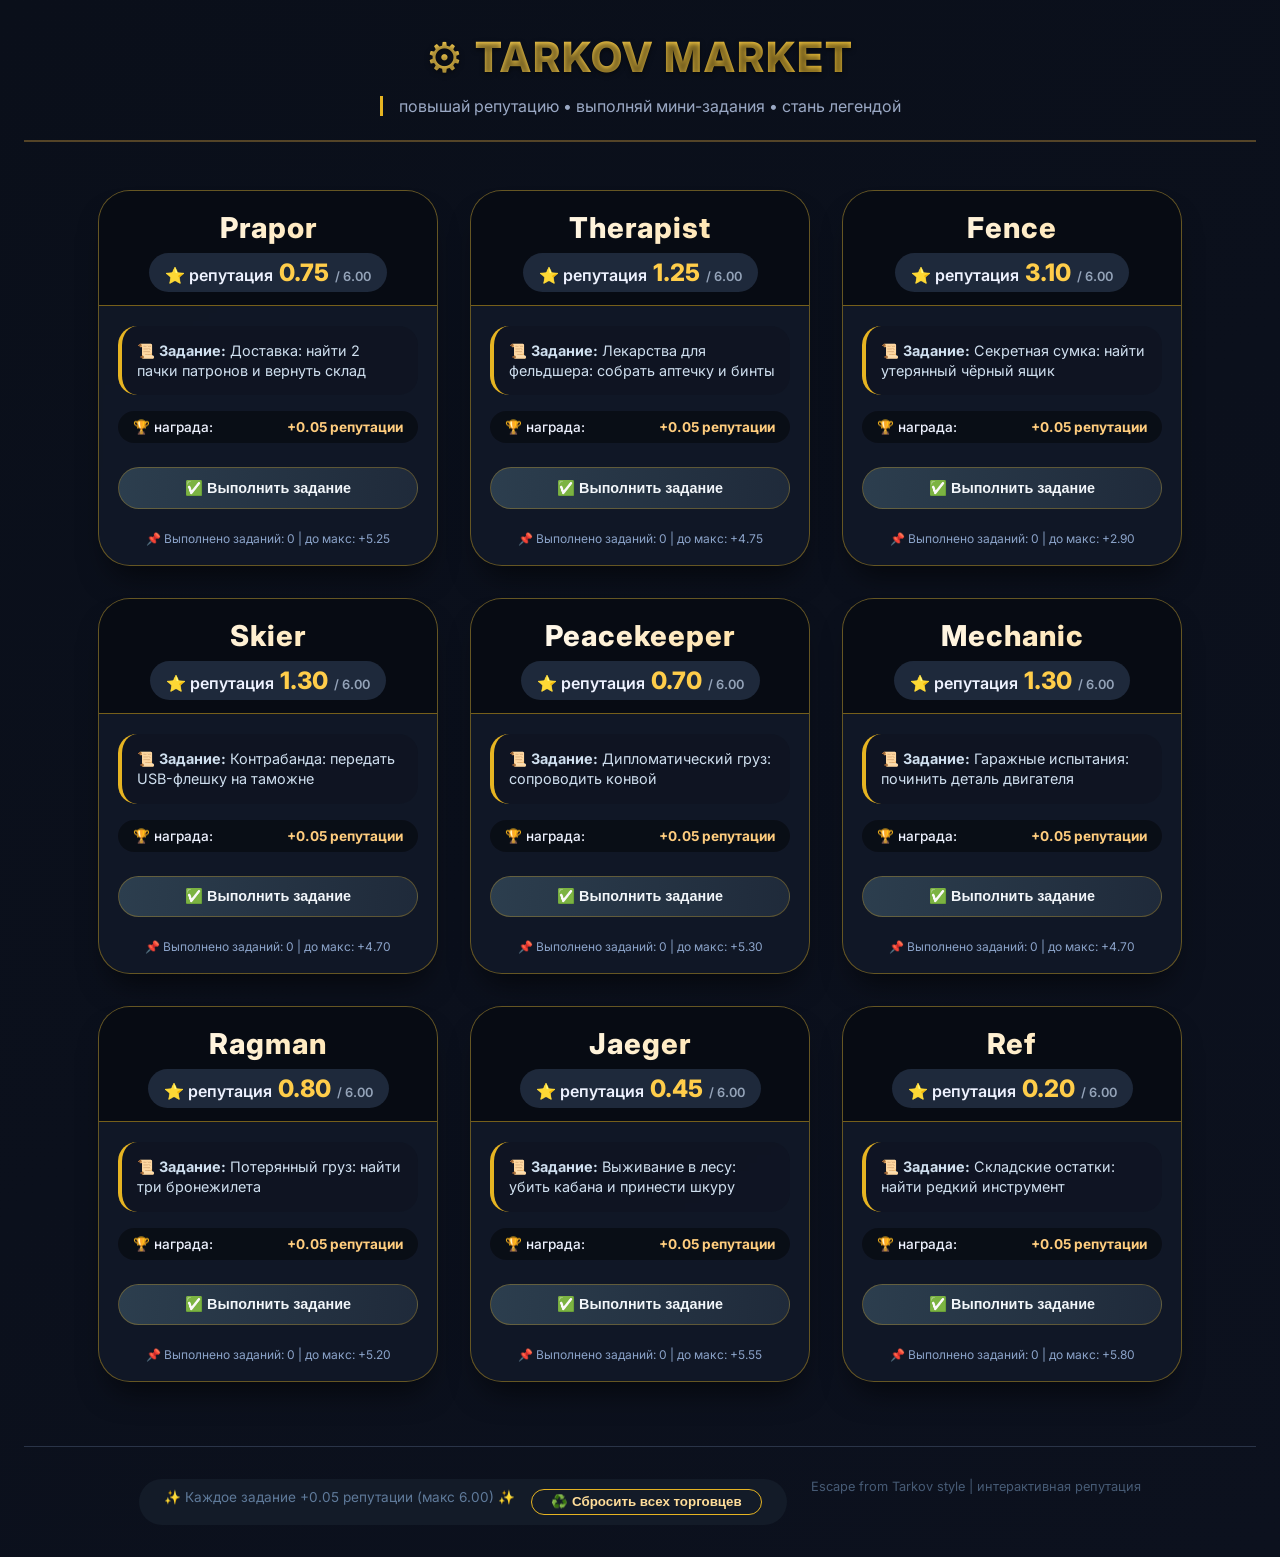
<file: Новая папка (2)/index.html>
<!DOCTYPE html>
<html lang="ru">
<head>
    <meta charset="UTF-8">
    <meta name="viewport" content="width=device-width, initial-scale=1.0, user-scalable=yes">
    <title>Escape from Tarkov | Торговцы и репутация</title>
    <link rel="stylesheet" href="style.css">
    <link href="https://fonts.googleapis.com/css2?family=Inter:opsz,wght@14..32,400;14..32,500;14..32,600;14..32,700;14..32,800&display=swap" rel="stylesheet">
</head>
<body>
    <div class="app-container">
        <!-- Заголовок -->
        <header class="header">
            <h1 class="header__title">⚙️ TARKOV MARKET</h1>
            <div class="header__sub">повышай репутацию • выполняй мини-задания • стань легендой</div>
        </header>

        <!-- Сетка торговцев (динамически заполняется JS) -->
        <div class="traders-grid" id="tradersGrid"></div>

        <!-- Футер с кнопкой сброса -->
        <footer class="global-footer">
            <div class="reset-area">
                <span class="reset-area__text">✨ Каждое задание +0.05 репутации (макс 6.00) ✨</span>
                <button class="reset-btn" id="resetAllBtn">♻️ Сбросить всех торговцев</button>
            </div>
            <div class="copyright">Escape from Tarkov style | интерактивная репутация</div>
        </footer>
    </div>

    <script src="main.js"></script>
</body>
</html>
</file>
<file: Новая папка (2)/style.css>
/* ========== ГЛОБАЛЬНЫЕ СТИЛИ И РЕСЕТ ========== */
* {
    margin: 0;
    padding: 0;
    box-sizing: border-box;
}

body {
    background: linear-gradient(145deg, #0a0f1a 0%, #0c111e 100%);
    font-family: 'Inter', 'Segoe UI', 'Roboto', system-ui, -apple-system, sans-serif;
    color: #eef2ff;
    padding: 2rem 1.5rem;
    min-height: 100vh;
}

/* ========== ОСНОВНОЙ КОНТЕЙНЕР ========== */
.app-container {
    max-width: 1400px;
    margin: 0 auto;
}

/* ========== ХЕДЕР ========== */
.header {
    margin-bottom: 3rem;
    text-align: center;
    border-bottom: 2px solid rgba(255, 193, 70, 0.3);
    padding-bottom: 1.5rem;
}

.header__title {
    font-size: 2.6rem;
    letter-spacing: 2px;
    background: linear-gradient(135deg, #FFD966, #e6b422);
    -webkit-background-clip: text;
    background-clip: text;
    color: transparent;
    text-transform: uppercase;
    font-weight: 800;
    margin-bottom: 0.5rem;
    text-shadow: 0 2px 5px rgba(0, 0, 0, 0.5);
}

.header__sub {
    color: #9aa8c4;
    font-weight: 400;
    font-size: 1rem;
    border-left: 3px solid #e6b422;
    padding-left: 1rem;
    display: inline-block;
    margin-top: 6px;
}

/* ========== СЕТКА ТОРГОВЦЕВ (FLEX) ========== */
.traders-grid {
    display: flex;
    flex-wrap: wrap;
    justify-content: center;
    gap: 2rem;
    margin-bottom: 3rem;
}

/* ========== КАРТОЧКА ТОРГОВЦА ========== */
.trader-card {
    flex: 1 1 300px;
    min-width: 280px;
    max-width: 340px;
    background: rgba(18, 25, 40, 0.85);
    backdrop-filter: blur(2px);
    border-radius: 2rem;
    border: 1px solid rgba(230, 180, 34, 0.4);
    overflow: hidden;
    transition: all 0.25s ease-in-out;
    display: flex;
    flex-direction: column;
    box-shadow: 0 20px 30px -12px rgba(0, 0, 0, 0.6);
}

.trader-card:hover {
    transform: translateY(-6px);
    border-color: #e6b422;
    box-shadow: 0 25px 35px -12px rgba(0, 0, 0, 0.8);
    background: rgba(22, 32, 52, 0.95);
}

/* ========== ШАПКА КАРТОЧКИ ========== */
.trader-card__header {
    background: rgba(0, 0, 0, 0.5);
    padding: 1.2rem 1rem 0.8rem 1rem;
    text-align: center;
    border-bottom: 1px solid rgba(230, 180, 34, 0.5);
}

.trader-card__name {
    font-size: 1.8rem;
    font-weight: 800;
    letter-spacing: 1px;
    background: linear-gradient(to right, #fff, #ffdd99);
    -webkit-background-clip: text;
    background-clip: text;
    color: transparent;
}

/* ========== БЛОК РЕПУТАЦИИ ========== */
.reputation-badge {
    display: inline-flex;
    align-items: baseline;
    gap: 6px;
    background: #1e293b;
    padding: 0.3rem 1rem;
    border-radius: 60px;
    margin-top: 8px;
    font-weight: 600;
    font-size: 1rem;
}

.reputation-badge__value {
    font-size: 1.5rem;
    font-weight: 800;
    color: #ffcd4a;
}

.reputation-badge__max {
    font-size: 0.8rem;
    color: #94a3b8;
}

/* ========== СЕКЦИЯ ЗАДАНИЯ ========== */
.quest-section {
    padding: 1.3rem 1.2rem 1.2rem;
    flex: 1;
    display: flex;
    flex-direction: column;
    gap: 1rem;
}

.quest-text {
    background: rgba(15, 20, 34, 0.8);
    padding: 0.9rem;
    border-radius: 1.2rem;
    font-size: 0.9rem;
    line-height: 1.4;
    color: #cfdfef;
    border-left: 4px solid #e6b422;
}

.quest-reward {
    display: flex;
    justify-content: space-between;
    align-items: center;
    background: rgba(0, 0, 0, 0.4);
    padding: 0.5rem 0.9rem;
    border-radius: 2rem;
    font-size: 0.85rem;
    font-weight: 500;
}

.quest-reward__value {
    color: #ffcd7e;
    font-weight: bold;
}

/* ========== КНОПКА ВЫПОЛНЕНИЯ ========== */
.complete-btn {
    background: linear-gradient(95deg, #2c3e4e, #1f2a3a);
    border: none;
    padding: 0.7rem;
    border-radius: 2rem;
    font-weight: 700;
    font-size: 0.9rem;
    color: #f1f5f9;
    cursor: pointer;
    transition: 0.2s;
    margin-top: 0.5rem;
    display: flex;
    align-items: center;
    justify-content: center;
    gap: 8px;
    border: 1px solid rgba(230, 180, 34, 0.3);
}

.complete-btn:hover:not(:disabled) {
    background: linear-gradient(95deg, #3e5a6b, #2c3e4e);
    border-color: #e6b422;
    color: #ffecb3;
    transform: scale(0.98);
}

.complete-btn:disabled {
    opacity: 0.6;
    cursor: not-allowed;
    filter: grayscale(0.1);
}

/* ========== СТАТУС ЗАДАНИЯ ========== */
.quest-status {
    font-size: 0.75rem;
    text-align: center;
    margin-top: 6px;
    color: #8ba3c9;
}

.quest-status--completed {
    color: #7ee081;
    font-weight: bold;
}

/* ========== ФУТЕР ========== */
.global-footer {
    margin-top: 4rem;
    text-align: center;
    font-size: 0.8rem;
    color: #5f7a9a;
    border-top: 1px solid #2a3448;
    padding-top: 2rem;
    display: flex;
    flex-wrap: wrap;
    justify-content: center;
    gap: 1.5rem;
}

.reset-area {
    background: #131b28;
    padding: 0.6rem 1.6rem;
    border-radius: 60px;
    display: inline-flex;
    gap: 1rem;
    flex-wrap: wrap;
    justify-content: center;
}

.reset-area__text {
    font-size: 0.85rem;
}

.reset-btn {
    background: none;
    border: 1px solid #e6b422;
    padding: 0.3rem 1.2rem;
    border-radius: 2rem;
    color: #ffdd99;
    font-weight: 600;
    cursor: pointer;
    transition: 0.2s;
}

.reset-btn:hover {
    background: rgba(230, 180, 34, 0.2);
    transform: scale(0.98);
}

.copyright {
    opacity: 0.7;
}

/* ========== АДАПТИВНОСТЬ ========== */
@media (max-width: 700px) {
    body {
        padding: 1rem;
    }

    .header__title {
        font-size: 1.8rem;
    }

    .trader-card__name {
        font-size: 1.4rem;
    }

    .reputation-badge__value {
        font-size: 1.2rem;
    }

    .reset-area {
        flex-direction: column;
        align-items: center;
        gap: 0.7rem;
    }
}

/* ========== АНИМАЦИЯ ДЛЯ УВЕДОМЛЕНИЙ ========== */
@keyframes fadeOut {
    0% {
        opacity: 1;
        transform: translateX(-50%) translateY(0);
    }
    70% {
        opacity: 1;
    }
    100% {
        opacity: 0;
        transform: translateX(-50%) translateY(-20px);
    }
}

.toast-notification {
    position: fixed;
    bottom: 30px;
    left: 50%;
    transform: translateX(-50%);
    background: rgba(15, 23, 42, 0.95);
    backdrop-filter: blur(10px);
    padding: 12px 24px;
    border-radius: 60px;
    border: 1px solid #e6b422;
    font-size: 0.9rem;
    font-weight: 500;
    color: #ffecb3;
    z-index: 1000;
    animation: fadeOut 2s ease forwards;
    pointer-events: none;
    white-space: nowrap;
    box-shadow: 0 4px 15px rgba(0, 0, 0, 0.3);
}

@media (max-width: 500px) {
    .toast-notification {
        white-space: normal;
        text-align: center;
        max-width: 90%;
        font-size: 0.8rem;
    }
}
</file>
